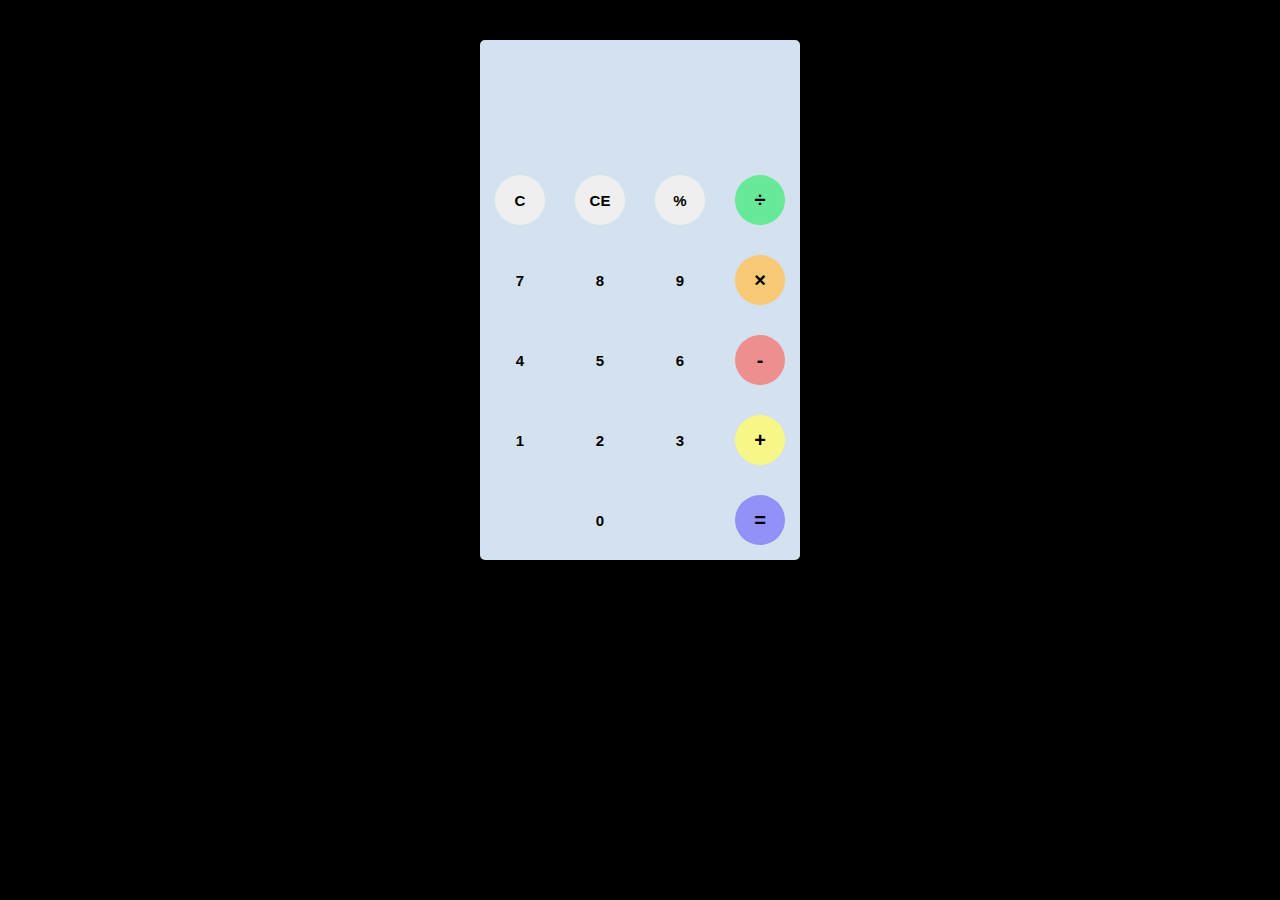
<file: Calculator/Index.html>
<!DOCTYPE html>
<html lang="en">
<head>
    <meta charset="UTF-8">
    <meta http-equiv="X-UA-Compatible" content="IE=edge">
    <meta name="viewport" content="width=device-width, initial-scale=1.0">
    <title>Simple Calculator</title>
    <link rel="stylesheet" href="style.css">
</head>
<body>
    <div id="container">
            <div id="calculator">
                <div id="result">
                    <div id="history">
                        <p id="history-value"></p>
                    </div>
                    <div id="output">
                        <p id="output-value"></p>
                    </div>
                </div>
                <div id="keyboard">
                    <button class="operator" id="clear">C</button>
					<button class="operator" id="backspace">CE</button>
					<button class="operator" id="%">%</button>
					<button class="operator" id="/">&#247;</button>
					<button class="number" id="7">7</button>
					<button class="number" id="8">8</button>
					<button class="number" id="9">9</button>
					<button class="operator" id="*">&times;</button>
					<button class="number" id="4">4</button>
					<button class="number" id="5">5</button>
					<button class="number" id="6">6</button>
					<button class="operator" id="-">-</button>
					<button class="number" id="1">1</button>
					<button class="number" id="2">2</button>
					<button class="number" id="3">3</button>
					<button class="operator" id="+">+</button>
					<button class="empty" id="empty"></button>
					<button class="number" id="0">0</button>
					<button class="empty" id="empty"></button>
					<button class="operator" id="=">=</button>
                </div>
            </div>
    </div>
    <script src="script.js"></script>
</body>
</html>
</file>
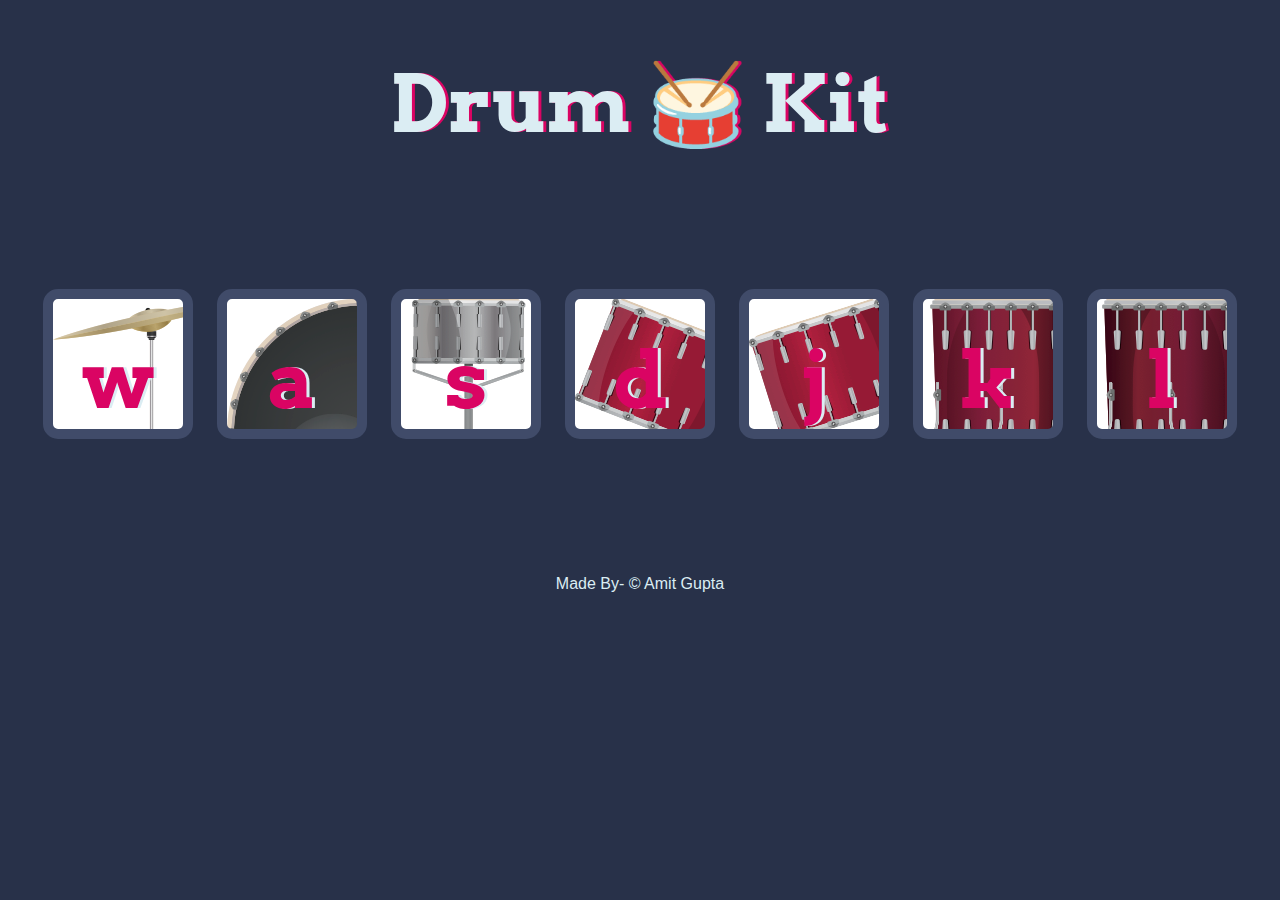
<file: Drum Kit/index.html>
<!DOCTYPE html>
<html lang="en" dir="ltr">

<head>
  <meta charset="utf-8">
  <title>Drum Kit</title>
  <link rel="stylesheet" href="styles.css">
  <link href="https://fonts.googleapis.com/css?family=Arvo" rel="stylesheet">
</head>

<body>

  <h1 id="title">Drum 🥁 Kit</h1>
  <div class="set">
    <button class="w drum">w</button>
    <button class="a drum">a</button>
    <button class="s drum">s</button>
    <button class="d drum">d</button>
    <button class="j drum">j</button>
    <button class="k drum">k</button>
    <button class="l drum">l</button>
  </div>
  <script src="index.js" charset="utf-8"></script>

  <footer>
    Made By- ©  Amit Gupta
  </footer>
</body>

</html>
</file>
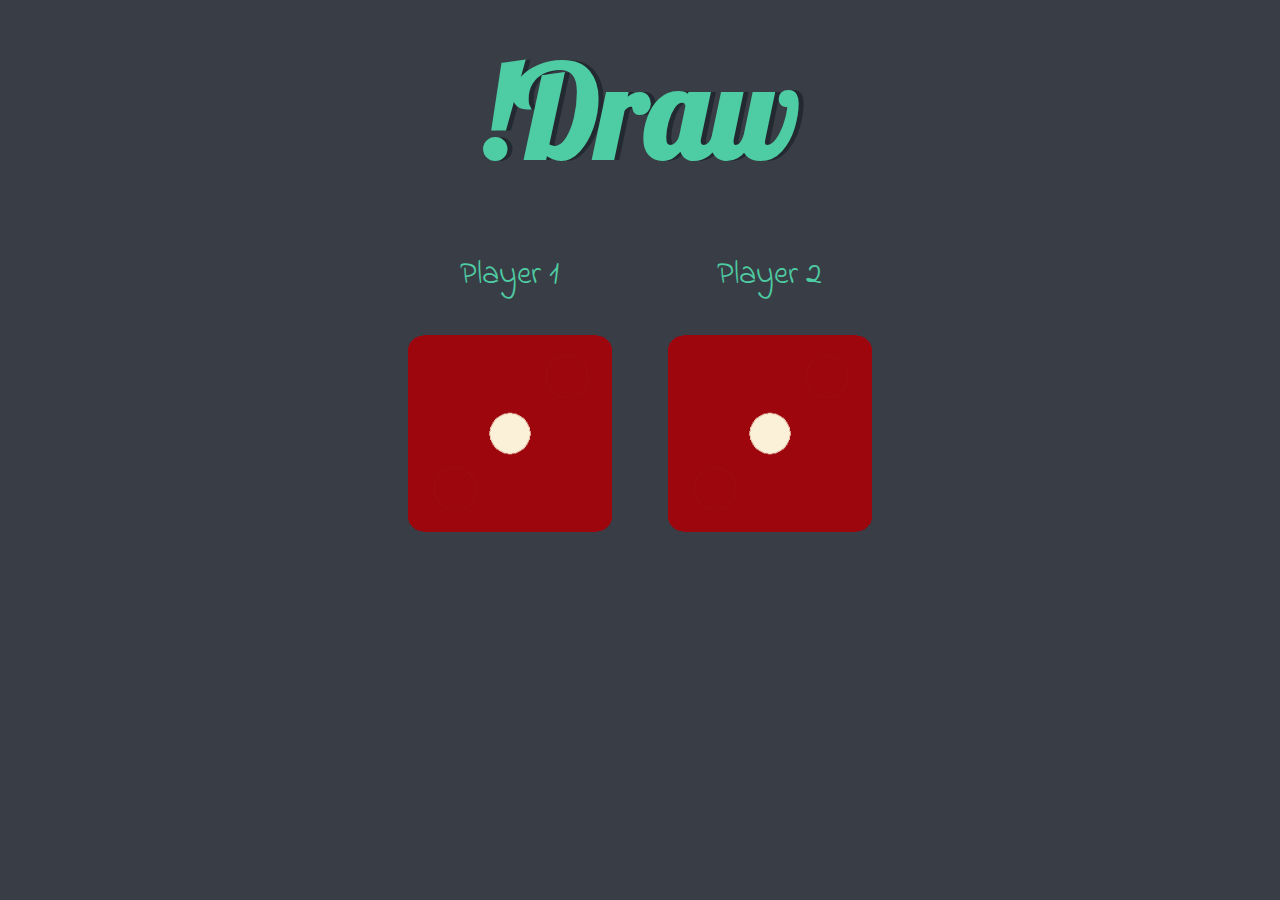
<file: Dicee Challenge - Starting Files/dicee.html>
<!DOCTYPE html>
<html lang="en" dir="ltr">
  <head>
    <meta charset="utf-8">  
    <title>Dicee</title>
    <link rel="stylesheet" href="styles.css">
    <link href="https://fonts.googleapis.com/css?family=Indie+Flower|Lobster" rel="stylesheet">

  </head>
  <body>

    <div class="container">
      <h1>Refresh Me</h1>

      <div class="dice">
        <p>Player 1</p>
        <img class="img1" src="images/dice6.png">
      </div>

      <div class="dice">
        <p>Player 2</p>
        <img class="img2" src="images/dice6.png">
      </div>

    </div>
    <script src="index.js" charset="utf-8"></script>
  </body>
  
</html>
</file>
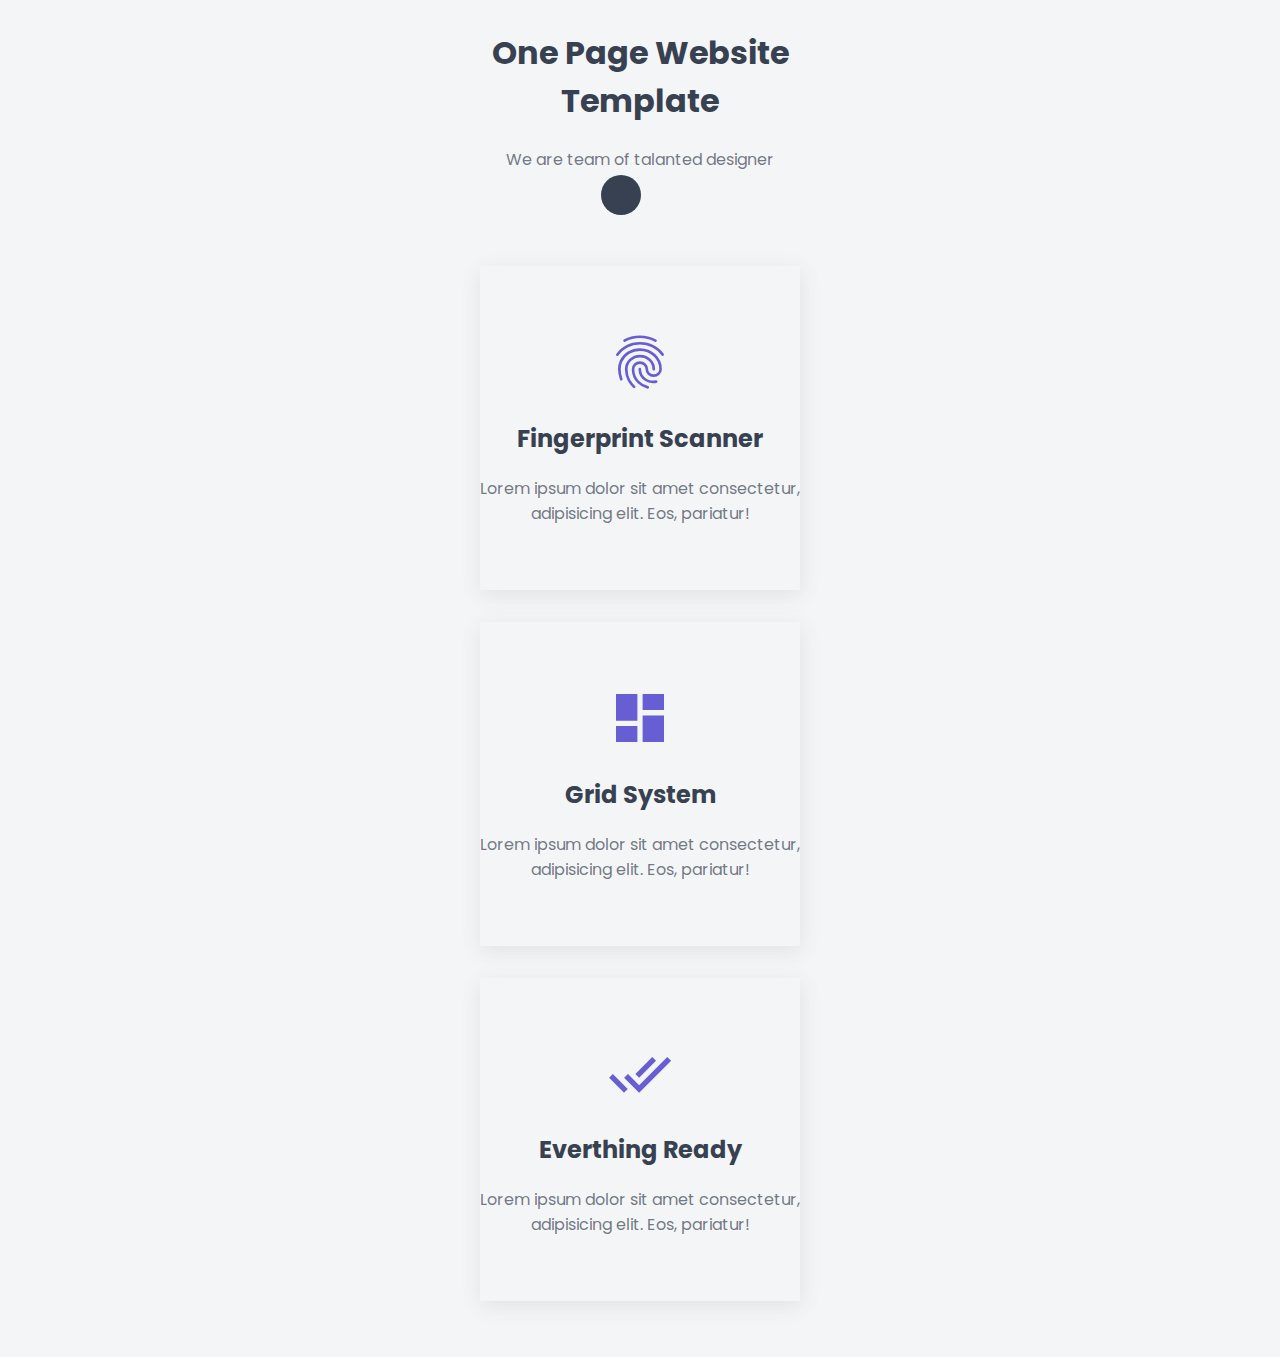
<file: Website light dark mode project/project.html>
<!DOCTYPE html>
<html lang="en">
<head>
    <meta charset="UTF-8">
    <meta http-equiv="X-UA-Compatible" content="IE=edge">
    <meta name="viewport" content="width=device-width, initial-scale=1.0">
    <title>Modes</title>

    <link href="https://fonts.googleapis.com/css2?family=Material+Icons"
      rel="stylesheet">

    <link rel="stylesheet" href="style.css">
</head>
<body>
    
    <div class="container">
        <h1 class="text-center primary-dark">One Page Website <br> Template</h1>
        <span class="secondary-dark">We are team of talanted designer</span>

        <input type="checkbox" id="mode">
        <div class="grid">
            <div class="item bg-light">
                <div class="flex">
                    <div class="icon">
                        <span class="material-icons">fingerprint</span>
                    </div>
                    <h2 class="primary-dark">Fingerprint Scanner</h2>
                    <p class="secondary-dark text-center">Lorem ipsum dolor sit amet consectetur, adipisicing elit. Eos, pariatur!</p>
                </div>
            </div>
            <div class="item bg-light">
                <div class="flex">
                    <div class="icon">
                        <span class="material-icons">dashboard</span>
                    </div>
                    <h2 class="primary-dark">Grid System</h2>
                    <p class="secondary-dark text-center">Lorem ipsum dolor sit amet consectetur, adipisicing elit. Eos, pariatur!</p>
                </div>
            </div>
            <div class="item bg-light">
                <div class="flex">
                    <div class="icon">
                        <span class="material-icons">done_all</span>
                    </div>
                    <h2 class="primary-dark">Everthing Ready</h2>
                    <p class="secondary-dark text-center">Lorem ipsum dolor sit amet consectetur, adipisicing elit. Eos, pariatur!</p>
                </div>
            </div>
        </div>

    </div>

    <script src="./index.js"></script>
</body>
</html>
</file>
<file: Calculator/style.css>
body{
    font-family:'Open Sans',sans-serif ;
    background-color: black;
}
#container{
    width: 1000;
    height: 550px;
    /* background-image: linear-gradient(rgba(0,0,0,0.3),rgba(0,0,0,0.3)), url(bgImg.jpg); */
    margin: 20px auto;
}
#calculator{
    width: 320px;
    height: 520px;
    background-color: rgb(212, 225, 238);
    margin: 0 auto;
    position: relative;
    top: 20px;
    border-radius: 5px;
}
#result{
height: 120px;
}
#history{
text-align: right;
height: 20px;
margin: 0 20px;
padding-top: 20px;
font-size: 15px;
color: #333030;
}
#output{
text-align: right;
height: 60px;
margin: 10px 20px;
font-size: 30px;
}
#keyboard{
height: 400px;
}
.operator, .number, .empty{
    width: 50px;
    height: 50px;
    float: left;
    border-radius: 50%;
    margin: 15px;
    border-width: 0;
    font-weight: bold;
    font-size: 15px;
}
.number, .empty{
    background-color: rgb(212, 225, 238);
}
.number, .operator{
    cursor: pointer;
}
.operator:active, .number:active{
    font-size: 13px;
}
.operator:focus, .number:focus, .empty:focus{
    outline: 0;
}
button:nth-child(4){
    font-size: 20px;
    background-color: rgb(103, 233, 153);
}
button:nth-child(8){
    font-size: 20px;
background-color: rgb(248, 202, 117);
}
button:nth-child(12){
    font-size: 20px;
background-color: rgb(238, 143, 143);
}
button:nth-child(16){
    font-size: 20px;
    background-color: rgb(247, 247, 136);
}
button:nth-child(20){
    font-size: 20px;
background-color: rgb(145, 145, 248);
}
</file>
<file: Drum Kit/styles.css>
body {
  text-align: center;
  background-color: #283149;
}

h1 {
  font-size: 5rem;
  color: #DBEDF3;
  font-family: "Arvo", cursive;
  text-shadow: 3px 0 #DA0463;

}

footer {
  color: #DBEDF3;
  font-family: sans-serif;
}

.w {
background-image: url(images/crash.png);
}

.a {
  background-image: url(images/kick.png);
}

.s {
  background-image: url(images/snare.png);
}

.d {
  background-image: url(images/tom1.png);
}

.j {
  background-image: url(images/tom2.png);
}

.k {
  background-image: url(images/tom3.png);
}

.l {
  background-image: url(images/tom4.png);
}

.set {
  margin: 10% auto;
}

.game-over {
  background-color: red;
  opacity: 0.8;
}

.pressed {
  box-shadow: 0 3px 4px 0 #DBEDF3;
  opacity: 0.5;
}

.red {
  color: red;
}

.drum {
  outline: none;
  border: 10px solid #404B69;
  font-size: 5rem;
  font-family: 'Arvo', cursive;
  line-height: 2;
  font-weight: 900;
  color: #DA0463;
  text-shadow: 3px 0 #DBEDF3;
  border-radius: 15px;
  display: inline-block;
  width: 150px;
  height: 150px;
  text-align: center;
  margin: 10px;
  background-color: white;
}
</file>
<file: Dicee Challenge - Starting Files/styles.css>
.container {
  width: 70%;
  margin: auto;
  text-align: center;
}

.dice {
  text-align: center;
  display: inline-block;

}

body {
  background-color: #393E46;
}

h1 {
  margin: 30px;
  font-family: 'Lobster', cursive;
  text-shadow: 5px 0 #232931;
  font-size: 8rem;
  color: #4ECCA3;
}

p {
  font-size: 2rem;
  color: #4ECCA3;
  font-family: 'Indie Flower', cursive;
}

img {
  width: 80%;
}

footer {
  margin-top: 5%;
  color: #EEEEEE;
  text-align: center;
  font-family: 'Indie Flower', cursive;

}
</file>
<file: Website light dark mode project/style.css>
@import url('https://fonts.googleapis.com/css2?family=Poppins&display=swap');

* > * {
    font-family: "Poppins", cursive;
}

/* variables */
body{
    --text-light: rgba(243, 244, 246,0.9);
    --primary-dark: rgba(55, 65, 81, 1);
    --secondary-dark: rgba(55, 65, 81, 0.7);
    --bg-light: rgba(243, 244, 246,0.3);
    --bg-btn: rgba(67, 56, 202, 0.8);

    /* css style */
    background-color: var(--text-light);
}

body.dark{
    --text-light : rgba(55, 65, 81, 1);
    --primary-dark:rgba(243, 244, 246,1);
    --secondary-dark: rgba(243, 244, 246,0.3);
    --bg-btn: rgba(219, 233, 29, 0.897);
    --bg-light: rgba(45, 49, 54, 0.5);
}

p{
    margin: 0;
}

.container{
    display: flex;
    flex-direction: column;
    justify-content: center;
    align-items: center;
    margin: 0;    
}

.text-center{
    text-align: center;
}

.grid{
    display: grid;
    grid-template-columns: repeat(1, minmax(auto, 320px));
    row-gap: 2em;
    column-gap: 3em;
    margin: 3em 0;
}

.grid .flex{
    display: flex;
    flex-direction: column;
    align-items: center;
    padding: 4em 0;
}

.grid .icon > span{
    font-size: 4em;
    color: var(--bg-btn);
}

.primary-dark{
    color: var(--primary-dark);
}

.secondary-dark{
    color: var(--secondary-dark);
}

.bg-light{
    background-color: var(--bg-light);
    box-shadow: 1px 5px 20px rgba(55, 65, 81, 0.1);
}

/* https://codepen.io/aliceyt/pen/qBObwpZ */

input[type="checkbox"]{
    -webkit-appearance: none;
    position: relative;
    width: 80px;
    height: 40px;
    border-radius: 50px;
    outline: none;
    /* background-color: yellow; */
    background-image: url(https://i.postimg.cc/857jHw2q/Screenshot-2020-04-16-at-1-07-06-PM.png);
    background-size: cover;
}

input[type="checkbox"]::before{
    content: "";
    position: absolute;
    top: 0;
    left: 0;
    height: 40px;
    width: 40px;
    background-color: var(--primary-dark);
    border-radius: 50px;
}

input[type="checkbox"]:checked:before{
    transform: translate(100%);
}

input[type="checkbox"]:checked{
    background-image: url(https://i.postimg.cc/Hn0nstVK/Screenshot-2020-04-16-at-1-07-19-PM.png);
}
</file>
